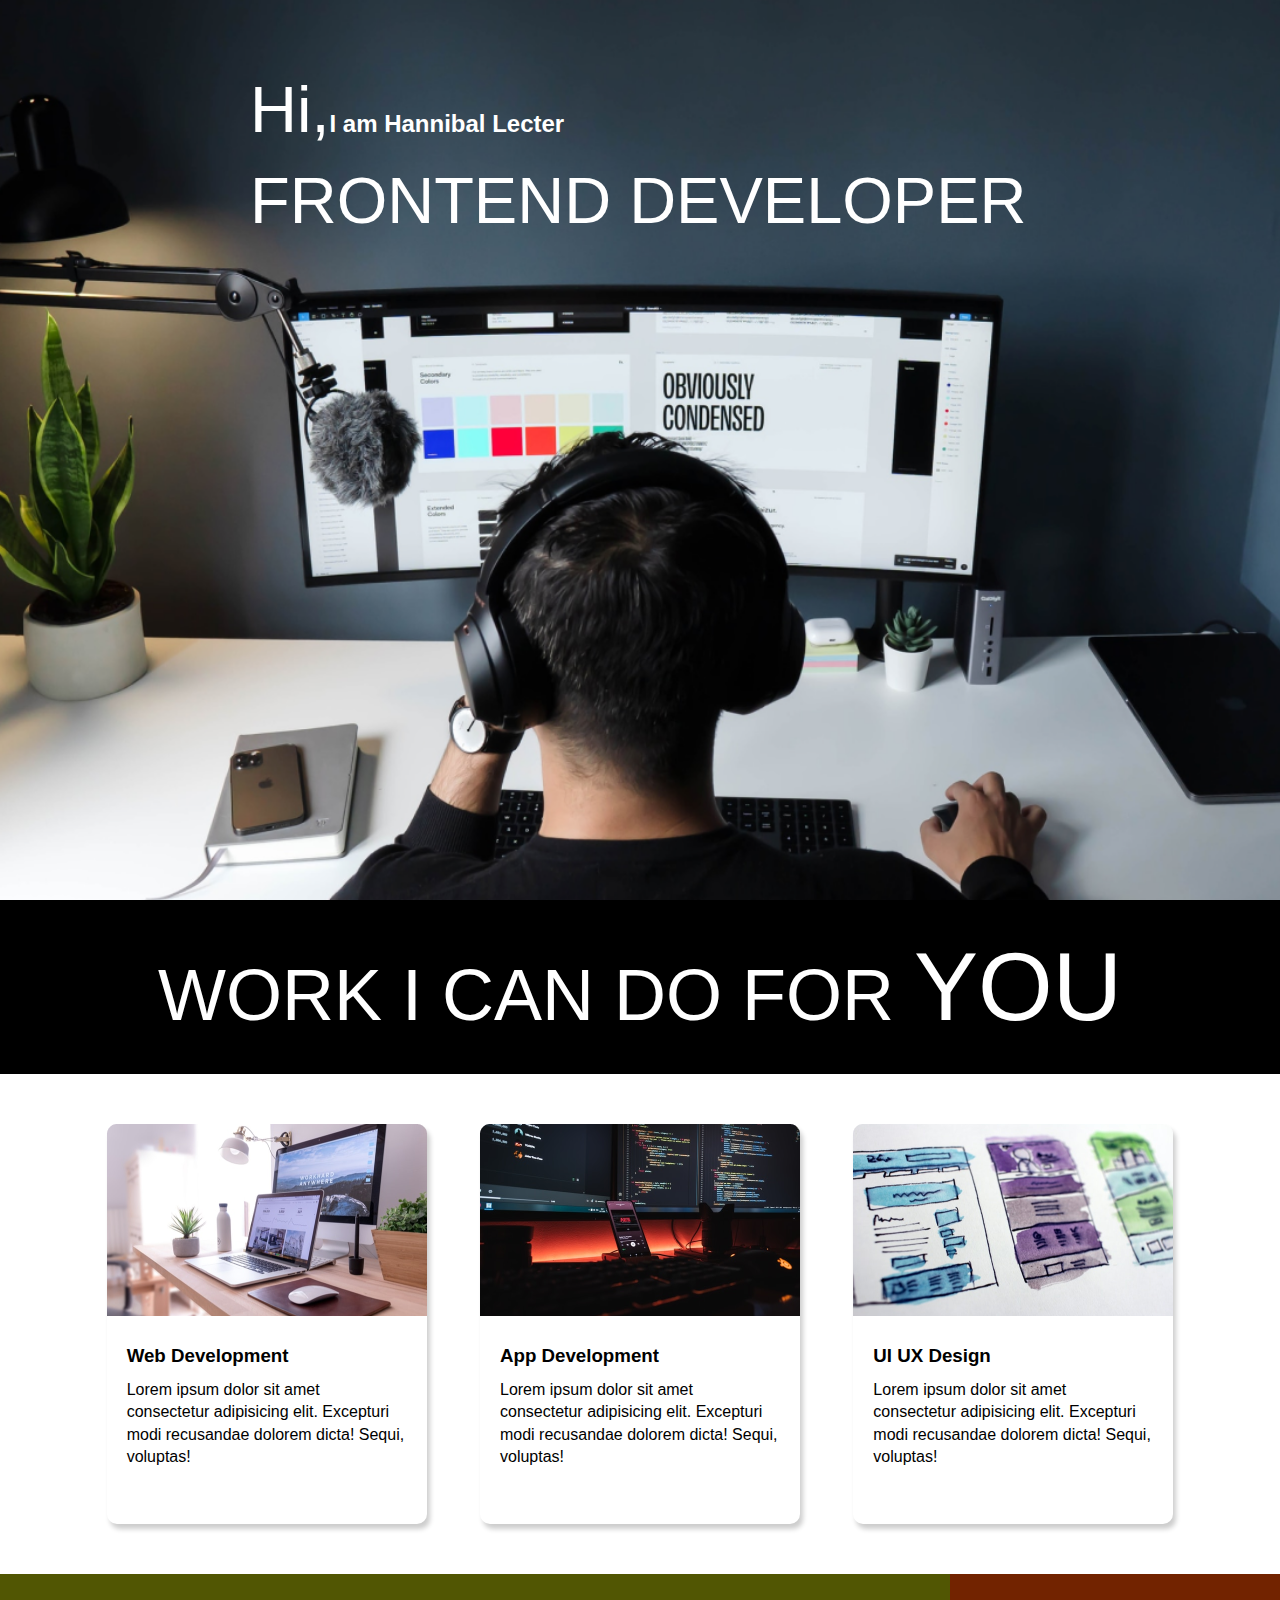
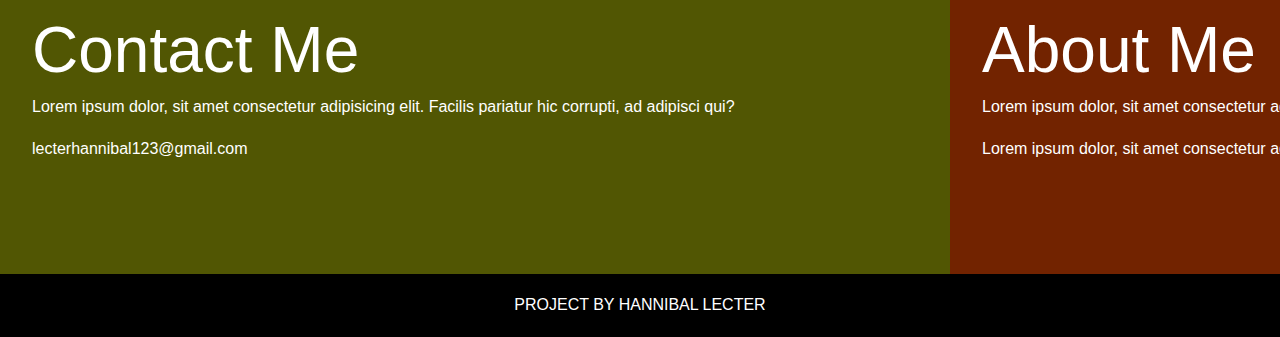
<file: project-4/index.html>
<!DOCTYPE html>
<html lang="en">
  <head>
    <meta charset="UTF-8" />
    <meta http-equiv="X-UA-Compatible" content="IE=edge" />
    <meta name="viewport" content="width=device-width, initial-scale=1.0" />
    <title>developer landing page</title>
    <link rel="stylesheet" href="./style.css" />
  </head>
  <body>
    <section class="hero_section">
      <div class="text_container">
        <h2><span class="lg_text">Hi,</span>I am Hannibal Lecter</h2>
        <h1 class="lg_text">FRONTEND DEVELOPER</h1>
      </div>
    </section>
    <section class="black_box">
      <h2>WORK I CAN DO FOR <span>YOU</span></h2>
    </section>
    <section class="work">
      <div class="grid_item">
        <div class="card">
          <div class="image_container">
            <img src="./web.png" alt="web developement" />
          </div>
          <div class="card_container">
            <h3>Web Development</h3>
            <p>
              Lorem ipsum dolor sit amet consectetur adipisicing elit. Excepturi
              modi recusandae dolorem dicta! Sequi, voluptas!
            </p>
          </div>
        </div>
      </div>
      <div class="grid_item">
        <div class="card">
          <div class="image_container">
            <img src="./mobile.png" alt="app developement" />
          </div>
          <div class="card_container">
            <h3>App Development</h3>
            <p>
              Lorem ipsum dolor sit amet consectetur adipisicing elit. Excepturi
              modi recusandae dolorem dicta! Sequi, voluptas!
            </p>
          </div>
        </div>
      </div>
      <div class="grid_item">
        <div class="card">
          <div class="image_container">
            <img src="./uiux.png" alt="ui ux design" />
          </div>
          <div class="card_container">
            <h3>UI UX Design</h3>
            <p>
              Lorem ipsum dolor sit amet consectetur adipisicing elit. Excepturi
              modi recusandae dolorem dicta! Sequi, voluptas!
            </p>
          </div>
        </div>
      </div>
    </section>
    <section class="bottom_section">
      <div class="contact">
        <h2>Contact Me</h2>
        <p>
          Lorem ipsum dolor, sit amet consectetur adipisicing elit. Facilis
          pariatur hic corrupti, ad adipisci qui?
        </p>
        <p>lecterhannibal123@gmail.com</p>
      </div>
      <div class="about">
        <h2>About Me</h2>
        <p>
          Lorem ipsum dolor, sit amet consectetur adipisicing elit. Pariatur, at
          dolorum. Velit obcaecati laudantium culpa.
        </p>
        <p>
          Lorem ipsum dolor, sit amet consectetur adipisicing elit. Pariatur, at
          dolorum. Velit obcaecati laudantium culpa.
        </p>
      </div>
    </section>
    <footer>Project by Hannibal Lecter</footer>
  </body>
</html>
</file>
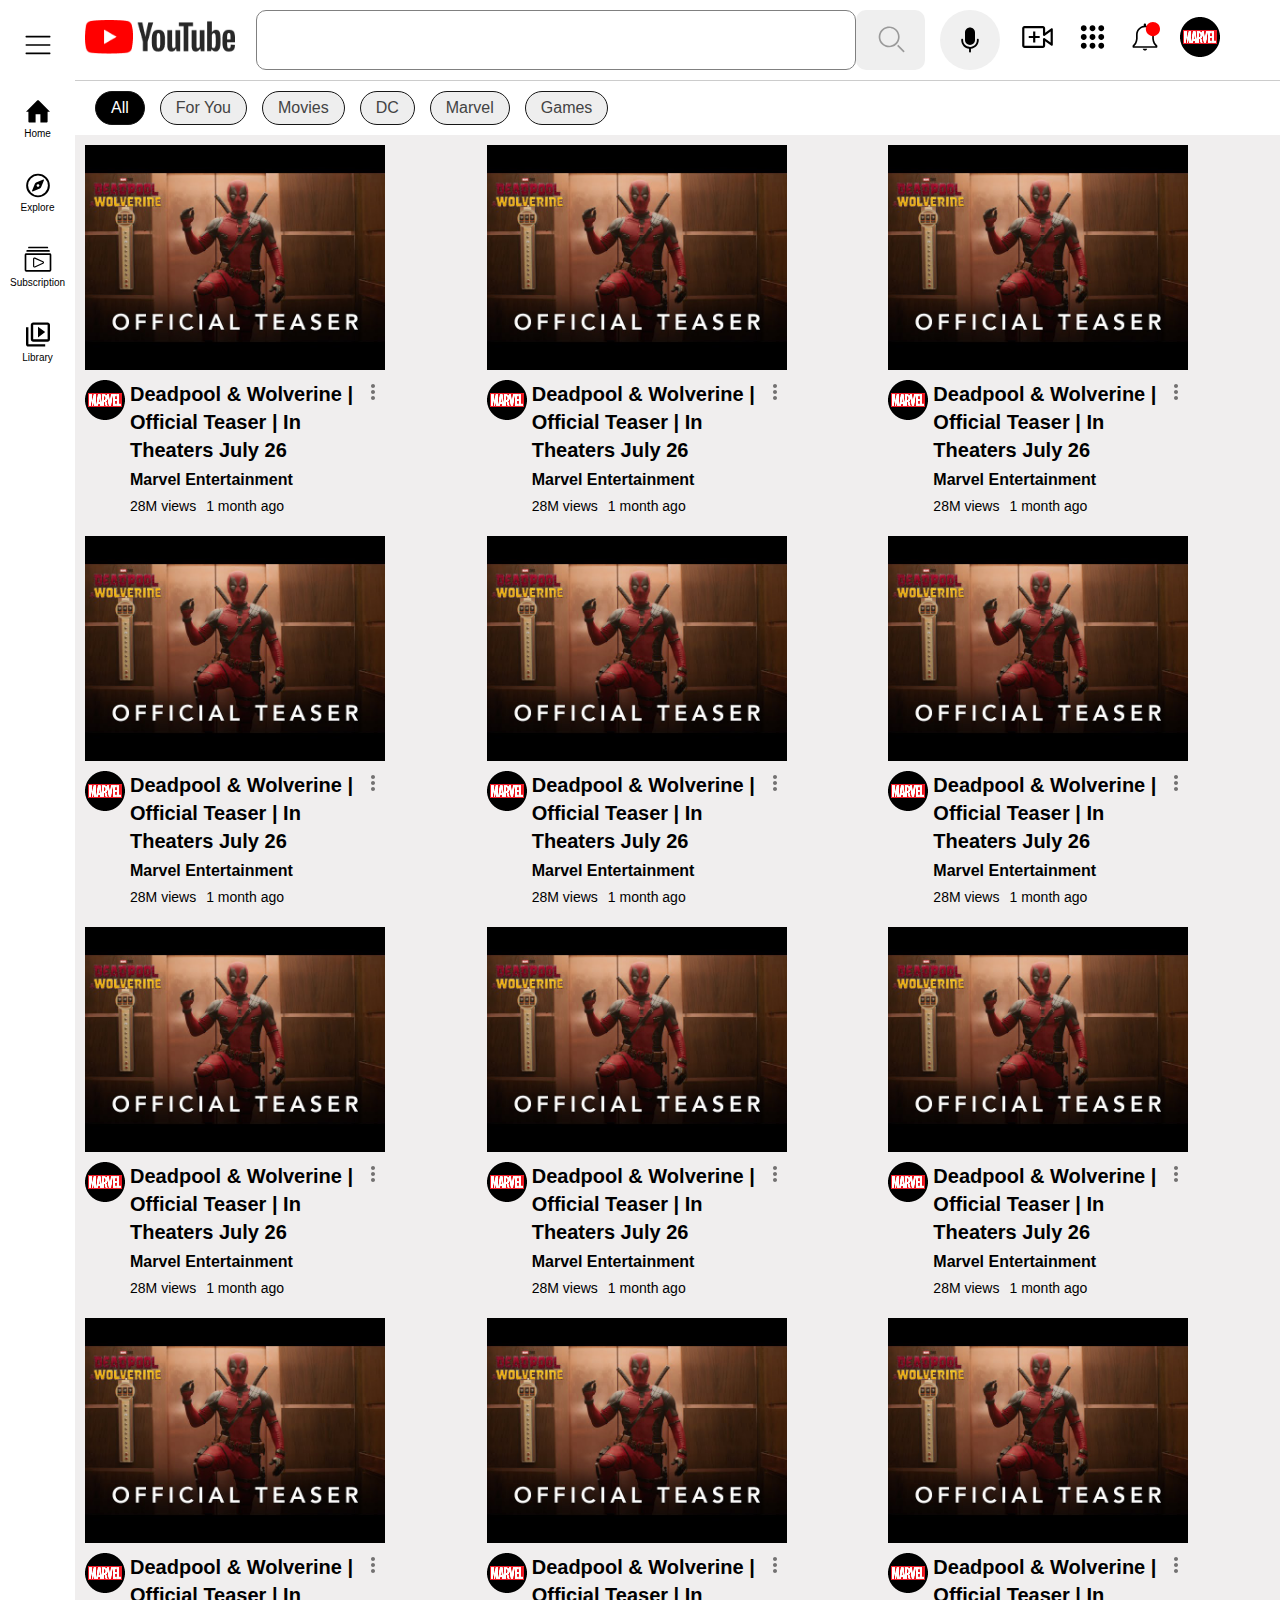
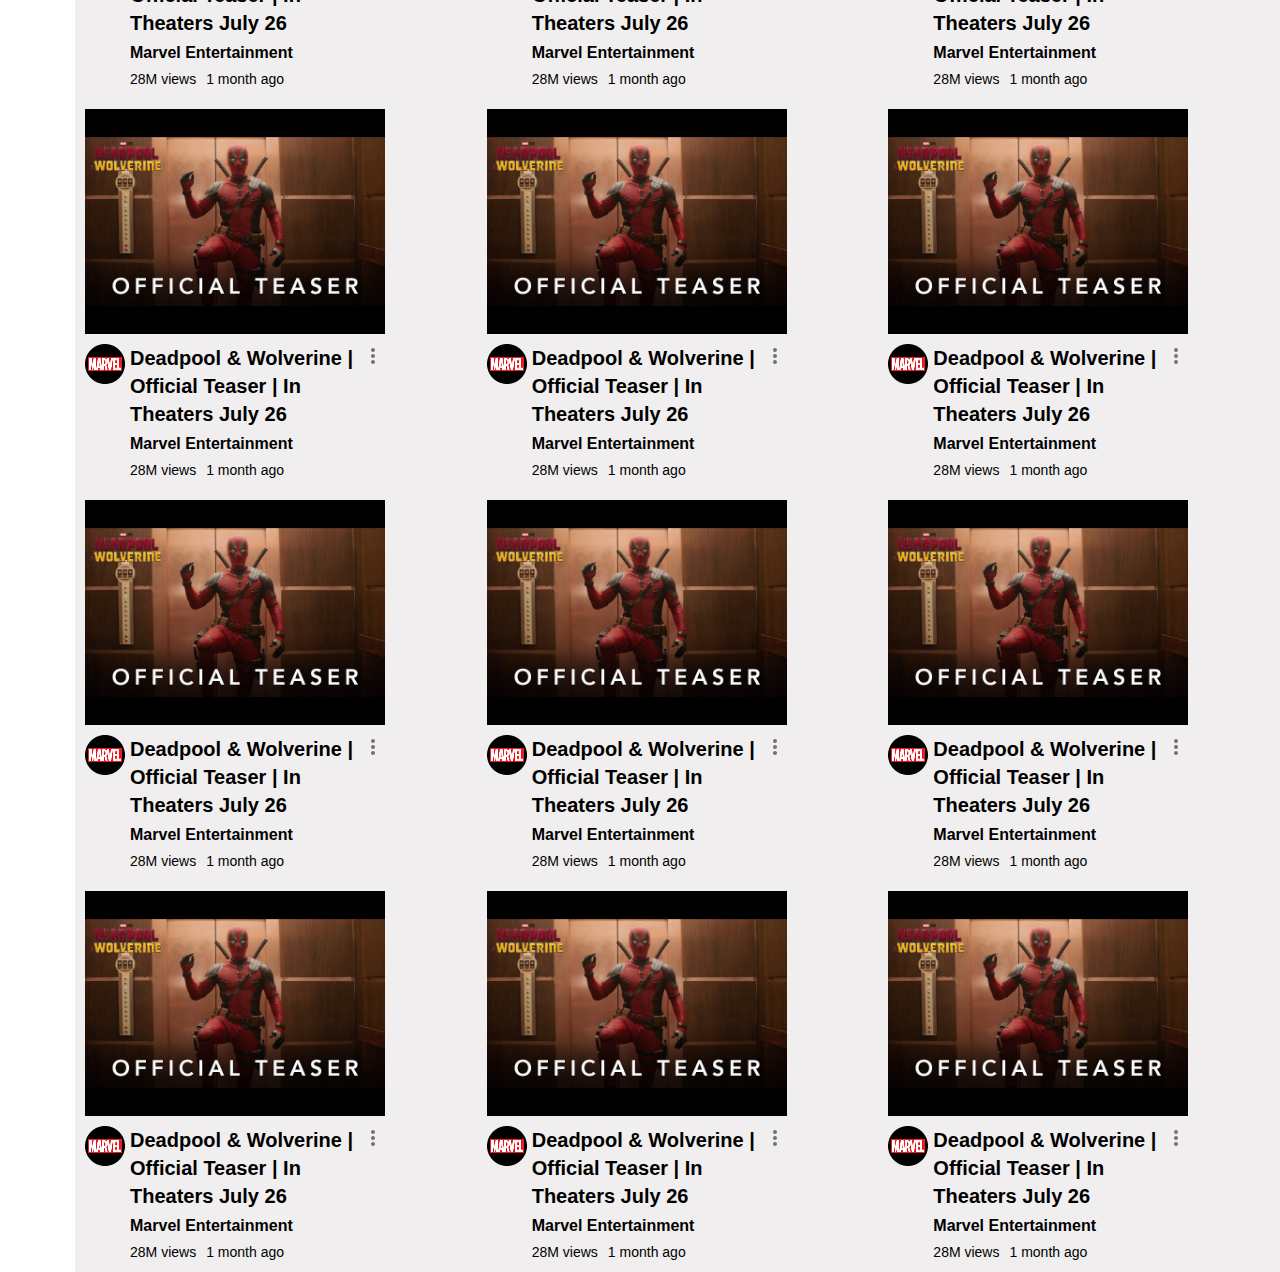
<file: project-7/index.html>
<!DOCTYPE html>
<html lang="en">
  <head>
    <meta charset="UTF-8" />
    <meta http-equiv="X-UA-Compatible" content="IE=edge" />
    <meta name="viewport" content="width=device-width, initial-scale=1.0" />
    <title>youtube</title>
    <link rel="stylesheet" href="./style.css" />
  </head>
  <body>
    <div class="container">
      <aside>
        <div class="bars">
          <img src="./icons/bars.svg" alt="bars" />
        </div>
        <div class="side-icons">
          <i>
            <img src="./icons/home.svg" alt="home" />
          </i>
          <p>Home</p>
        </div>
        <div class="side-icons">
          <i>
            <img src="./icons/compass.svg" alt="Explore" />
          </i>
          <p>Explore</p>
        </div>
        <div class="side-icons">
          <i>
            <img src="./icons/video-gallary.svg" alt="Subscription" />
          </i>
          <p>Subscription</p>
        </div>
        <div class="side-icons">
          <i>
            <img src="./icons/video-library.svg" alt="Library" />
          </i>
          <p>Library</p>
        </div>
      </aside>
      <div class="main-container">
        <header>
          <nav>
            <div class="logo">
              <img src="./images/youtube-logo.png" alt="youtube logo" />
            </div>
            <div class="center-nav">
              <div class="search">
                <input type="text" />
                <button>
                  <img src="./icons/search.svg" alt="search" />
                </button>
              </div>
              <div class="mic">
                <img src="./icons/mic.svg" alt="mic" />
              </div>
            </div>
            <div class="side-nav">
              <i>
                <img src="./icons/video-add.svg" alt="video add" />
              </i>
              <i>
                <img src="./icons/dot-grid.svg" alt="dot grid" />
              </i>
              <i>
                <img src="./icons/bell.svg" alt="bell" />
              </i>
              <i>
                <img src="./images/marvel.png" alt="avatar" />
              </i>
            </div>
          </nav>
          <div class="tags">
            <div class="tag dark">All</div>
            <div class="tag light">For You</div>
            <div class="tag light">Movies</div>
            <div class="tag light">DC</div>
            <div class="tag light">Marvel</div>
            <div class="tag light">Games</div>
          </div>
        </header>
        <main>
          <div class="card-container">
            <div class="card">
              <img src="./images/thumbnaildw.png" alt="thumbnail" />
              <div class="avatar-content">
                <div class="avatar">
                  <img src="./images/marvel.png" alt="avatar" />
                </div>
                <div class="content">
                  <h3>
                    Deadpool & Wolverine | Official Teaser | In Theaters July 26
                  </h3>
                  <p class="channel-name">Marvel Entertainment</p>
                  <div class="content-status">
                    <p>28M views</p>
                    <p>1 month ago</p>
                  </div>
                </div>
                <div class="dots">
                  <img src="./icons/dots.svg" alt="dots" />
                </div>
              </div>
            </div>
            <div class="card">
              <img src="./images/thumbnaildw.png" alt="thumbnail" />
              <div class="avatar-content">
                <div class="avatar">
                  <img src="./images/marvel.png" alt="avatar" />
                </div>
                <div class="content">
                  <h3>
                    Deadpool & Wolverine | Official Teaser | In Theaters July 26
                  </h3>
                  <p class="channel-name">Marvel Entertainment</p>
                  <div class="content-status">
                    <p>28M views</p>
                    <p>1 month ago</p>
                  </div>
                </div>
                <div class="dots">
                  <img src="./icons/dots.svg" alt="dots" />
                </div>
              </div>
            </div>
            <div class="card">
              <img src="./images/thumbnaildw.png" alt="thumbnail" />
              <div class="avatar-content">
                <div class="avatar">
                  <img src="./images/marvel.png" alt="avatar" />
                </div>
                <div class="content">
                  <h3>
                    Deadpool & Wolverine | Official Teaser | In Theaters July 26
                  </h3>
                  <p class="channel-name">Marvel Entertainment</p>
                  <div class="content-status">
                    <p>28M views</p>
                    <p>1 month ago</p>
                  </div>
                </div>
                <div class="dots">
                  <img src="./icons/dots.svg" alt="dots" />
                </div>
              </div>
            </div>
            <div class="card">
              <img src="./images/thumbnaildw.png" alt="thumbnail" />
              <div class="avatar-content">
                <div class="avatar">
                  <img src="./images/marvel.png" alt="avatar" />
                </div>
                <div class="content">
                  <h3>
                    Deadpool & Wolverine | Official Teaser | In Theaters July 26
                  </h3>
                  <p class="channel-name">Marvel Entertainment</p>
                  <div class="content-status">
                    <p>28M views</p>
                    <p>1 month ago</p>
                  </div>
                </div>
                <div class="dots">
                  <img src="./icons/dots.svg" alt="dots" />
                </div>
              </div>
            </div>
            <div class="card">
              <img src="./images/thumbnaildw.png" alt="thumbnail" />
              <div class="avatar-content">
                <div class="avatar">
                  <img src="./images/marvel.png" alt="avatar" />
                </div>
                <div class="content">
                  <h3>
                    Deadpool & Wolverine | Official Teaser | In Theaters July 26
                  </h3>
                  <p class="channel-name">Marvel Entertainment</p>
                  <div class="content-status">
                    <p>28M views</p>
                    <p>1 month ago</p>
                  </div>
                </div>
                <div class="dots">
                  <img src="./icons/dots.svg" alt="dots" />
                </div>
              </div>
            </div>
            <div class="card">
              <img src="./images/thumbnaildw.png" alt="thumbnail" />
              <div class="avatar-content">
                <div class="avatar">
                  <img src="./images/marvel.png" alt="avatar" />
                </div>
                <div class="content">
                  <h3>
                    Deadpool & Wolverine | Official Teaser | In Theaters July 26
                  </h3>
                  <p class="channel-name">Marvel Entertainment</p>
                  <div class="content-status">
                    <p>28M views</p>
                    <p>1 month ago</p>
                  </div>
                </div>
                <div class="dots">
                  <img src="./icons/dots.svg" alt="dots" />
                </div>
              </div>
            </div>
            <div class="card">
              <img src="./images/thumbnaildw.png" alt="thumbnail" />
              <div class="avatar-content">
                <div class="avatar">
                  <img src="./images/marvel.png" alt="avatar" />
                </div>
                <div class="content">
                  <h3>
                    Deadpool & Wolverine | Official Teaser | In Theaters July 26
                  </h3>
                  <p class="channel-name">Marvel Entertainment</p>
                  <div class="content-status">
                    <p>28M views</p>
                    <p>1 month ago</p>
                  </div>
                </div>
                <div class="dots">
                  <img src="./icons/dots.svg" alt="dots" />
                </div>
              </div>
            </div>
            <div class="card">
              <img src="./images/thumbnaildw.png" alt="thumbnail" />
              <div class="avatar-content">
                <div class="avatar">
                  <img src="./images/marvel.png" alt="avatar" />
                </div>
                <div class="content">
                  <h3>
                    Deadpool & Wolverine | Official Teaser | In Theaters July 26
                  </h3>
                  <p class="channel-name">Marvel Entertainment</p>
                  <div class="content-status">
                    <p>28M views</p>
                    <p>1 month ago</p>
                  </div>
                </div>
                <div class="dots">
                  <img src="./icons/dots.svg" alt="dots" />
                </div>
              </div>
            </div>
            <div class="card">
              <img src="./images/thumbnaildw.png" alt="thumbnail" />
              <div class="avatar-content">
                <div class="avatar">
                  <img src="./images/marvel.png" alt="avatar" />
                </div>
                <div class="content">
                  <h3>
                    Deadpool & Wolverine | Official Teaser | In Theaters July 26
                  </h3>
                  <p class="channel-name">Marvel Entertainment</p>
                  <div class="content-status">
                    <p>28M views</p>
                    <p>1 month ago</p>
                  </div>
                </div>
                <div class="dots">
                  <img src="./icons/dots.svg" alt="dots" />
                </div>
              </div>
            </div>
            <div class="card">
              <img src="./images/thumbnaildw.png" alt="thumbnail" />
              <div class="avatar-content">
                <div class="avatar">
                  <img src="./images/marvel.png" alt="avatar" />
                </div>
                <div class="content">
                  <h3>
                    Deadpool & Wolverine | Official Teaser | In Theaters July 26
                  </h3>
                  <p class="channel-name">Marvel Entertainment</p>
                  <div class="content-status">
                    <p>28M views</p>
                    <p>1 month ago</p>
                  </div>
                </div>
                <div class="dots">
                  <img src="./icons/dots.svg" alt="dots" />
                </div>
              </div>
            </div>
            <div class="card">
              <img src="./images/thumbnaildw.png" alt="thumbnail" />
              <div class="avatar-content">
                <div class="avatar">
                  <img src="./images/marvel.png" alt="avatar" />
                </div>
                <div class="content">
                  <h3>
                    Deadpool & Wolverine | Official Teaser | In Theaters July 26
                  </h3>
                  <p class="channel-name">Marvel Entertainment</p>
                  <div class="content-status">
                    <p>28M views</p>
                    <p>1 month ago</p>
                  </div>
                </div>
                <div class="dots">
                  <img src="./icons/dots.svg" alt="dots" />
                </div>
              </div>
            </div>
            <div class="card">
              <img src="./images/thumbnaildw.png" alt="thumbnail" />
              <div class="avatar-content">
                <div class="avatar">
                  <img src="./images/marvel.png" alt="avatar" />
                </div>
                <div class="content">
                  <h3>
                    Deadpool & Wolverine | Official Teaser | In Theaters July 26
                  </h3>
                  <p class="channel-name">Marvel Entertainment</p>
                  <div class="content-status">
                    <p>28M views</p>
                    <p>1 month ago</p>
                  </div>
                </div>
                <div class="dots">
                  <img src="./icons/dots.svg" alt="dots" />
                </div>
              </div>
            </div>
            <div class="card">
              <img src="./images/thumbnaildw.png" alt="thumbnail" />
              <div class="avatar-content">
                <div class="avatar">
                  <img src="./images/marvel.png" alt="avatar" />
                </div>
                <div class="content">
                  <h3>
                    Deadpool & Wolverine | Official Teaser | In Theaters July 26
                  </h3>
                  <p class="channel-name">Marvel Entertainment</p>
                  <div class="content-status">
                    <p>28M views</p>
                    <p>1 month ago</p>
                  </div>
                </div>
                <div class="dots">
                  <img src="./icons/dots.svg" alt="dots" />
                </div>
              </div>
            </div>
            <div class="card">
              <img src="./images/thumbnaildw.png" alt="thumbnail" />
              <div class="avatar-content">
                <div class="avatar">
                  <img src="./images/marvel.png" alt="avatar" />
                </div>
                <div class="content">
                  <h3>
                    Deadpool & Wolverine | Official Teaser | In Theaters July 26
                  </h3>
                  <p class="channel-name">Marvel Entertainment</p>
                  <div class="content-status">
                    <p>28M views</p>
                    <p>1 month ago</p>
                  </div>
                </div>
                <div class="dots">
                  <img src="./icons/dots.svg" alt="dots" />
                </div>
              </div>
            </div>
            <div class="card">
              <img src="./images/thumbnaildw.png" alt="thumbnail" />
              <div class="avatar-content">
                <div class="avatar">
                  <img src="./images/marvel.png" alt="avatar" />
                </div>
                <div class="content">
                  <h3>
                    Deadpool & Wolverine | Official Teaser | In Theaters July 26
                  </h3>
                  <p class="channel-name">Marvel Entertainment</p>
                  <div class="content-status">
                    <p>28M views</p>
                    <p>1 month ago</p>
                  </div>
                </div>
                <div class="dots">
                  <img src="./icons/dots.svg" alt="dots" />
                </div>
              </div>
            </div>
            <div class="card">
              <img src="./images/thumbnaildw.png" alt="thumbnail" />
              <div class="avatar-content">
                <div class="avatar">
                  <img src="./images/marvel.png" alt="avatar" />
                </div>
                <div class="content">
                  <h3>
                    Deadpool & Wolverine | Official Teaser | In Theaters July 26
                  </h3>
                  <p class="channel-name">Marvel Entertainment</p>
                  <div class="content-status">
                    <p>28M views</p>
                    <p>1 month ago</p>
                  </div>
                </div>
                <div class="dots">
                  <img src="./icons/dots.svg" alt="dots" />
                </div>
              </div>
            </div>
            <div class="card">
              <img src="./images/thumbnaildw.png" alt="thumbnail" />
              <div class="avatar-content">
                <div class="avatar">
                  <img src="./images/marvel.png" alt="avatar" />
                </div>
                <div class="content">
                  <h3>
                    Deadpool & Wolverine | Official Teaser | In Theaters July 26
                  </h3>
                  <p class="channel-name">Marvel Entertainment</p>
                  <div class="content-status">
                    <p>28M views</p>
                    <p>1 month ago</p>
                  </div>
                </div>
                <div class="dots">
                  <img src="./icons/dots.svg" alt="dots" />
                </div>
              </div>
            </div>
            <div class="card">
              <img src="./images/thumbnaildw.png" alt="thumbnail" />
              <div class="avatar-content">
                <div class="avatar">
                  <img src="./images/marvel.png" alt="avatar" />
                </div>
                <div class="content">
                  <h3>
                    Deadpool & Wolverine | Official Teaser | In Theaters July 26
                  </h3>
                  <p class="channel-name">Marvel Entertainment</p>
                  <div class="content-status">
                    <p>28M views</p>
                    <p>1 month ago</p>
                  </div>
                </div>
                <div class="dots">
                  <img src="./icons/dots.svg" alt="dots" />
                </div>
              </div>
            </div>
            <div class="card">
              <img src="./images/thumbnaildw.png" alt="thumbnail" />
              <div class="avatar-content">
                <div class="avatar">
                  <img src="./images/marvel.png" alt="avatar" />
                </div>
                <div class="content">
                  <h3>
                    Deadpool & Wolverine | Official Teaser | In Theaters July 26
                  </h3>
                  <p class="channel-name">Marvel Entertainment</p>
                  <div class="content-status">
                    <p>28M views</p>
                    <p>1 month ago</p>
                  </div>
                </div>
                <div class="dots">
                  <img src="./icons/dots.svg" alt="dots" />
                </div>
              </div>
            </div>
            <div class="card">
              <img src="./images/thumbnaildw.png" alt="thumbnail" />
              <div class="avatar-content">
                <div class="avatar">
                  <img src="./images/marvel.png" alt="avatar" />
                </div>
                <div class="content">
                  <h3>
                    Deadpool & Wolverine | Official Teaser | In Theaters July 26
                  </h3>
                  <p class="channel-name">Marvel Entertainment</p>
                  <div class="content-status">
                    <p>28M views</p>
                    <p>1 month ago</p>
                  </div>
                </div>
                <div class="dots">
                  <img src="./icons/dots.svg" alt="dots" />
                </div>
              </div>
            </div>
            <div class="card">
              <img src="./images/thumbnaildw.png" alt="thumbnail" />
              <div class="avatar-content">
                <div class="avatar">
                  <img src="./images/marvel.png" alt="avatar" />
                </div>
                <div class="content">
                  <h3>
                    Deadpool & Wolverine | Official Teaser | In Theaters July 26
                  </h3>
                  <p class="channel-name">Marvel Entertainment</p>
                  <div class="content-status">
                    <p>28M views</p>
                    <p>1 month ago</p>
                  </div>
                </div>
                <div class="dots">
                  <img src="./icons/dots.svg" alt="dots" />
                </div>
              </div>
            </div>
          </div>
        </main>
      </div>
    </div>
  </body>
</html>
</file>
<file: project-4/style.css>
* {
  margin: 0;
  padding: 0;
  box-sizing: border-box;
}
html,
body {
  line-height: 1.4;
  font-weight: 300;
  font-family: sans-serif;
}
.hero_section {
  background-image: url(./developer.png);
  min-height: 100vh;
  background-position: center;
  background-size: cover;
  background-repeat: no-repeat;
}
.text_container {
  color: white;
  max-width: 900px;
  margin: 0 auto;
  padding-top: 64px;
  padding-left: 60px;
}
.lg_text {
  font-size: 65px;
  font-weight: 400;
}
.black_box {
  background-color: black;
  padding: 20px;
}
.black_box h2 {
  font-size: 72px;
  color: white;
  text-align: center;
  font-weight: 300;
}
.black_box,
h2 span {
  font-weight: 400;
  font-size: 96px;
}
.work {
  display: grid;
  gap: 20px;
  grid-template-columns: repeat(auto-fit, minmax(320px, 1fr));
  margin: 20px 0;
  max-width: 1100px;
  margin: 50px auto;
}
.grid_item {
  display: flex;
  justify-content: center;
  align-items: center;
}
.card {
  max-width: 320px;
  height: 400px;
  border-radius: 10px;
  box-shadow: 3px 5px 5px rgba(1, 1, 1, 0.2);
  transition: 0.2s ease-in-out;
}
.card:hover {
  transform: scale(1.04);
  box-shadow: 3px 5px 5px rgba(1, 1, 1, 0.3);
  transition: 0.2s ease-in-out;
}
.card_container {
  padding: 20px;
}
.card_container h3 {
  margin-bottom: 10px;
}
.bottom_section {
  display: flex;
}
.contact {
  background-color: #515603;
}
.about {
  background-color: #722300;
}
.contact,
.about {
  min-height: 300px;
  min-width: 950px;
  padding: 32px;
  color: white;
}
.about p,
.contact p {
  margin-bottom: 20px;
}
.about h2,
.contact h2 {
  font-size: 64px;
  font-weight: 300;
}
footer {
  text-align: center;
  text-transform: uppercase;
  background-color: black;
  padding: 20px;
  color: white;
}
@media (max-width: 786px) {
  .hero_section {
    min-height: 50vh;
  }
  .text_container {
    padding: 10px;
    text-align: center;
  }
  .lg_text {
    font-size: 32px;
  }
  .black_box h2 {
    font-size: 24px;
  }
  .black_box h2 span {
    font-weight: 400;
    font-size: 32px;
  }
  .bottom_section {
    flex-direction: column;
  }
  h1 {
    font-size: 32px;
  }
  .about h2,
  .contact h2 {
    font-size: 32px;
  }
}
</file>
<file: project-7/style.css>
* {
  margin: 0;
  padding: 0;
  box-sizing: border-box;
}
html,
body {
  font-family: sans-serif;
  font-weight: 300;
  line-height: 1.4;
  scroll-behavior: smooth;
}
nav {
  display: flex;
  justify-content: space-between;
  align-items: center;
  padding: 10px;
}
.logo img {
  width: 150px;
  height: auto;
}
.center-nav {
  display: flex;
}
.search {
  display: flex;
}
.search input {
  min-width: 600px;
  padding: 10px 20px;
  border: 0.5px solid grey;
  border-radius: 10px;
}
.search button {
  border: none;
  padding: 10px 20px;
  border-radius: 10px;
}
.mic {
  padding: 15px;
  border-radius: 50%;
  background: rgb(240, 240, 240);
  display: grid;
  place-items: center;
  margin-left: 15px;
}
.mic img {
  width: 30px;
}
.side-nav {
  display: flex;
  align-items: center;
  justify-content: center;
  gap: 20px;
  margin-right: 50px;
}
.tags {
  display: flex;
  padding: 10px 20px;
  gap: 15px;
  border-top: 1px solid #ccc;
}
.tag {
  padding: 5px 15px;
  border-radius: 20px;
  border: 1px solid rgb(22, 22, 22);
}
.dark {
  background: black;
  color: white;
}
.light {
  background: rgb(238, 238, 238);
  color: rgb(67, 67, 67);
}
.container {
  display: flex;
}
.main-container {
  width: 100%;
}
aside {
  padding: 10px;
  display: flex;
  flex-direction: column;
  align-items: center;
  gap: 30px;
}
.side-icons {
  display: flex;
  flex-direction: column;
  align-items: center;
  justify-content: center;
}
.side-icons img {
  width: 30px;
}
.side-icons p {
  font-size: 10px;
  margin-top: -5px;
}
.bars {
  margin-top: 20px;
}
main {
  min-height: 100vh;
  background: rgb(240, 238, 238);
}
.card-container {
  display: grid;
  grid-template-columns: repeat(auto-fit, minmax(320px, 1fr));
}
.card {
  padding: 10px;
  max-width: 320px;
  display: flex;
  flex-direction: column;
}
.avatar-content {
  padding-top: 10px;
  display: flex;
  gap: 5px;
}
.card h3 {
  font-size: 20px;
}
.content {
  display: flex;
  flex-direction: column;
  gap: 5px;
}
.channel-name {
  font-size: 16px;
  font-weight: bold;
}
.content-status {
  display: flex;
  font-size: 14px;
  gap: 10px;
}
</file>
